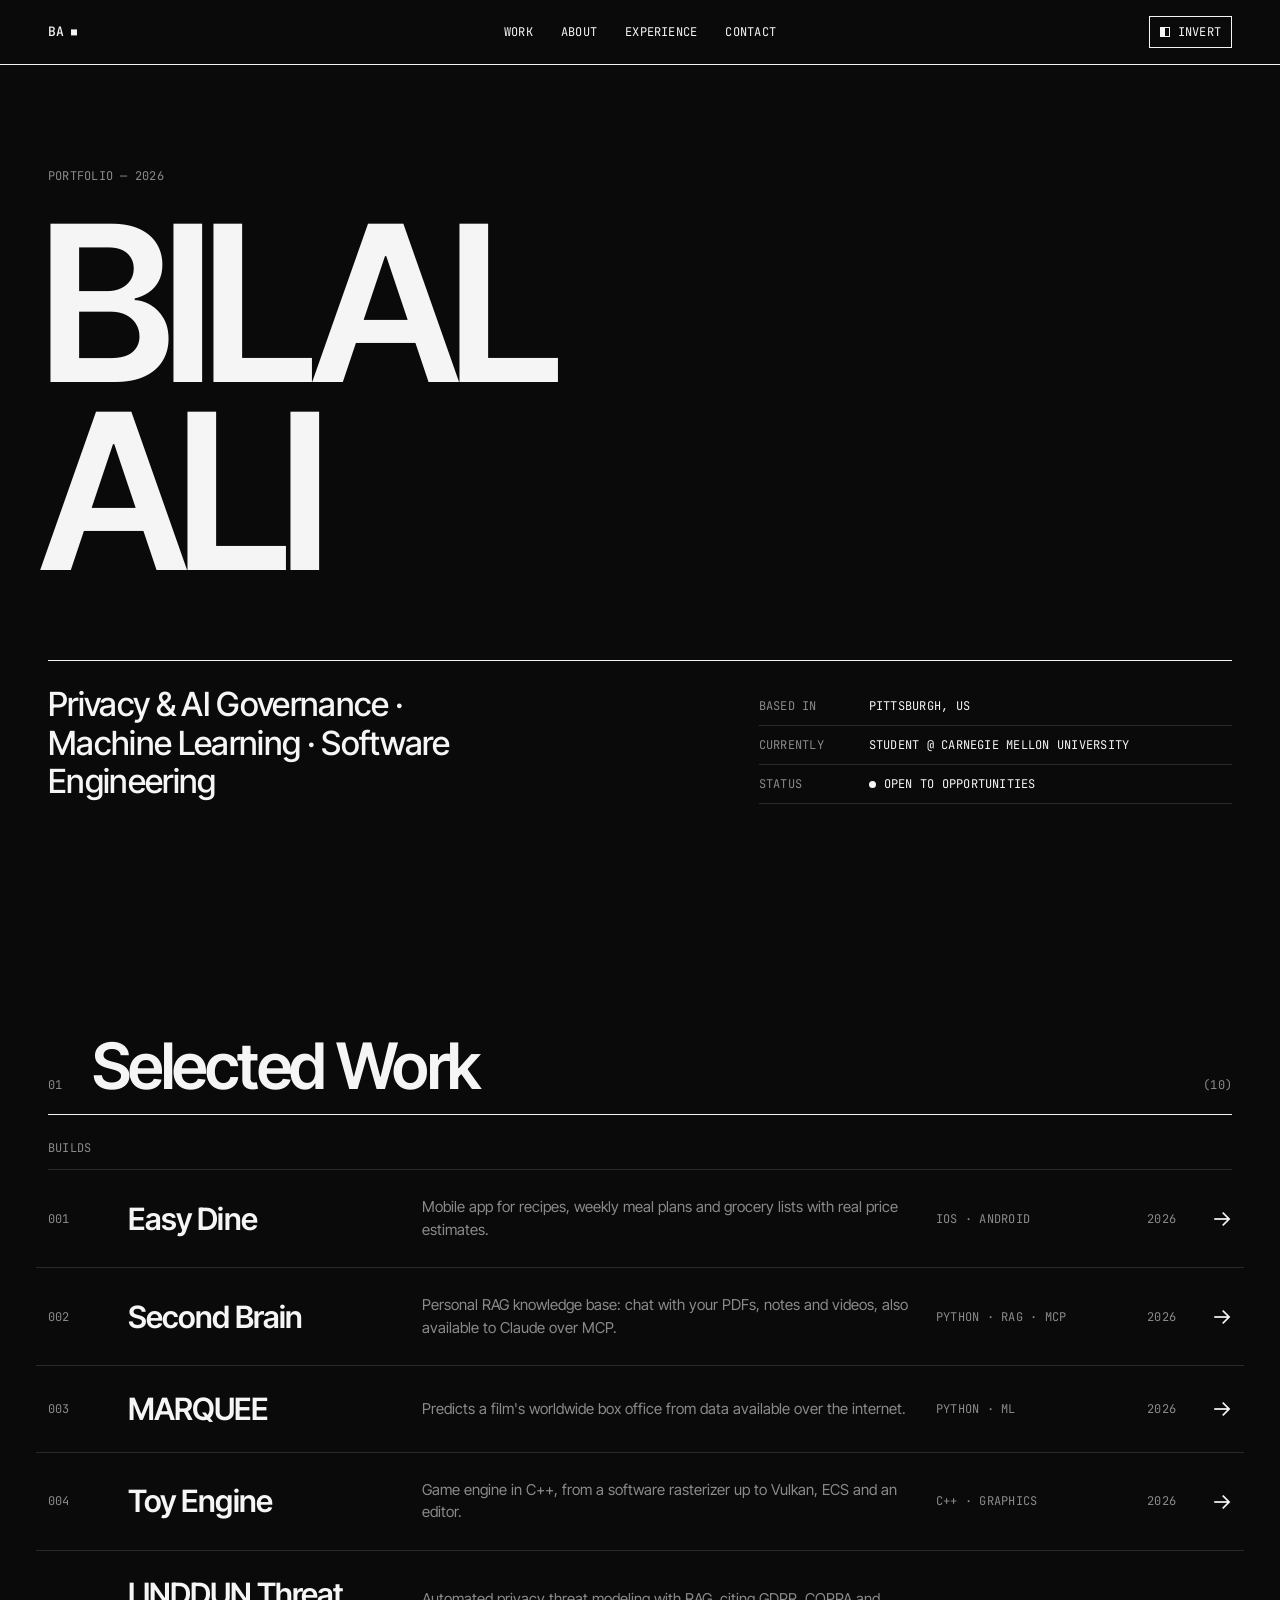
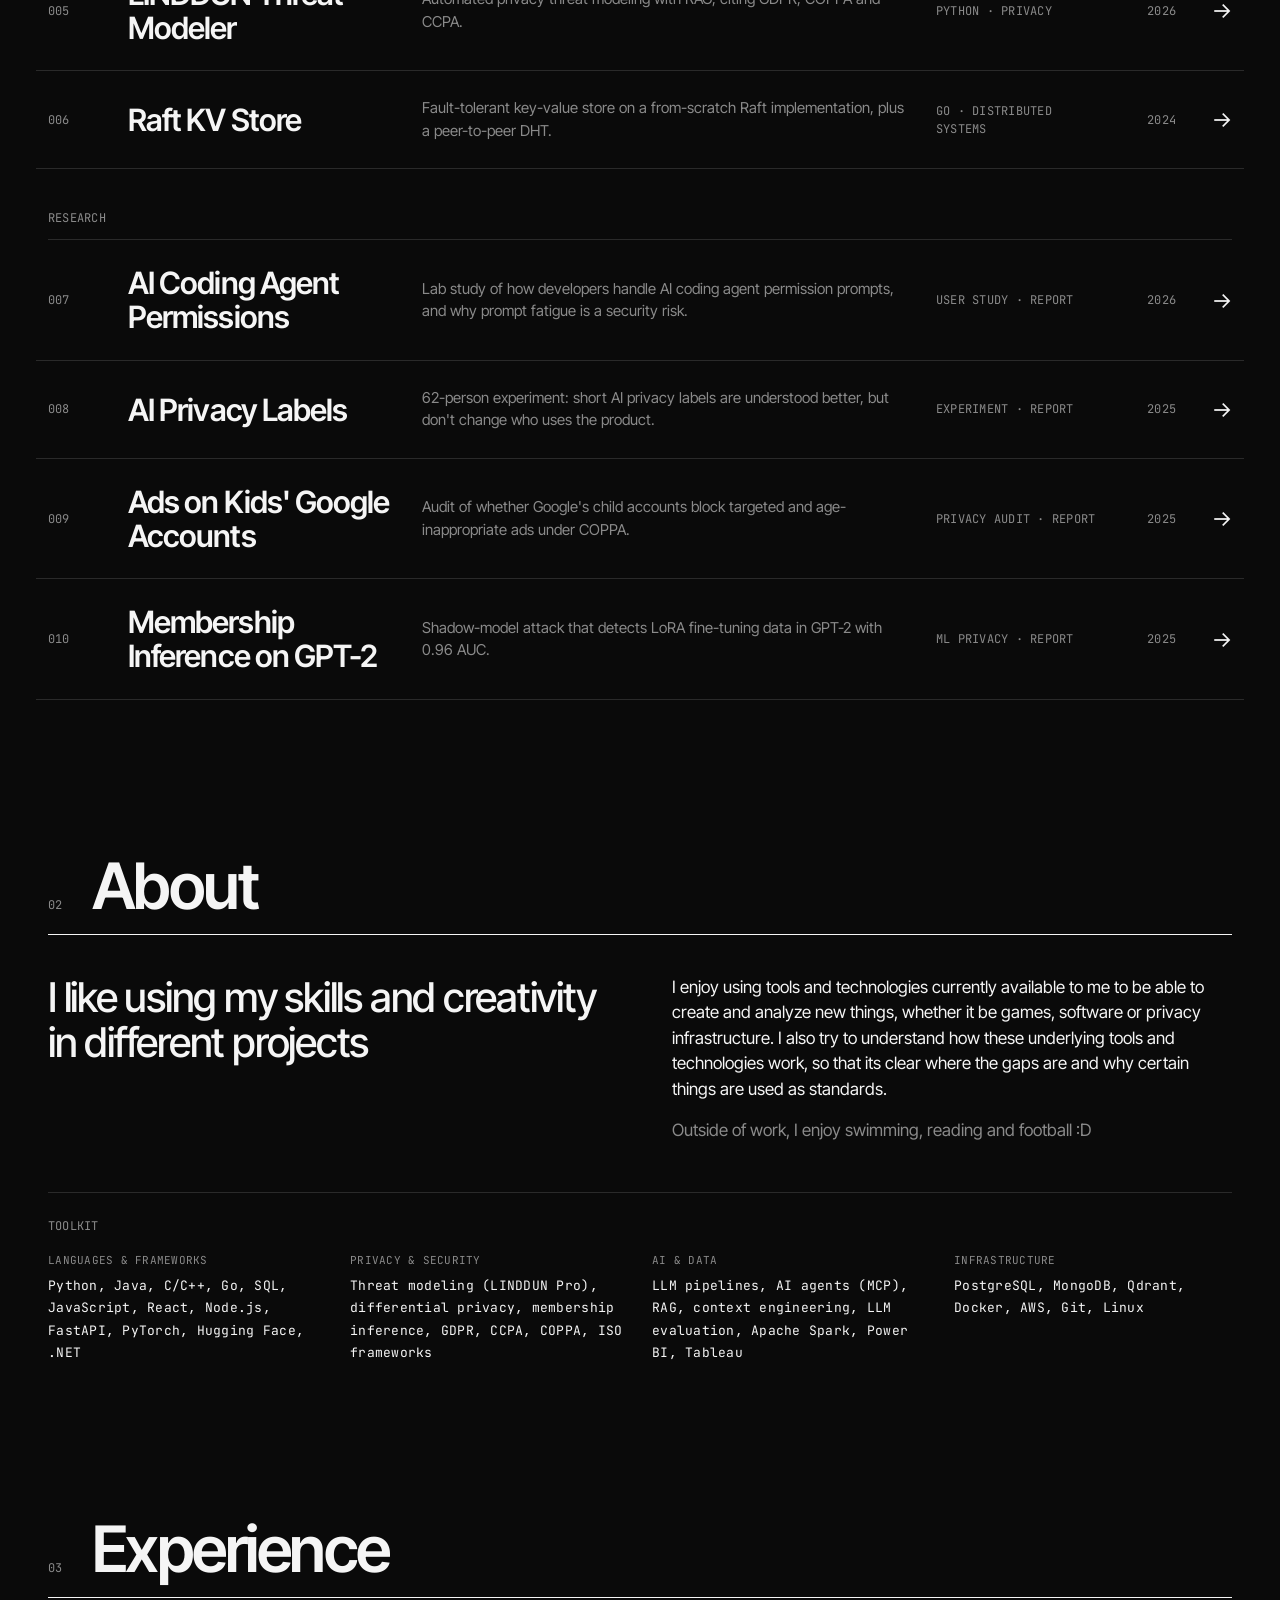
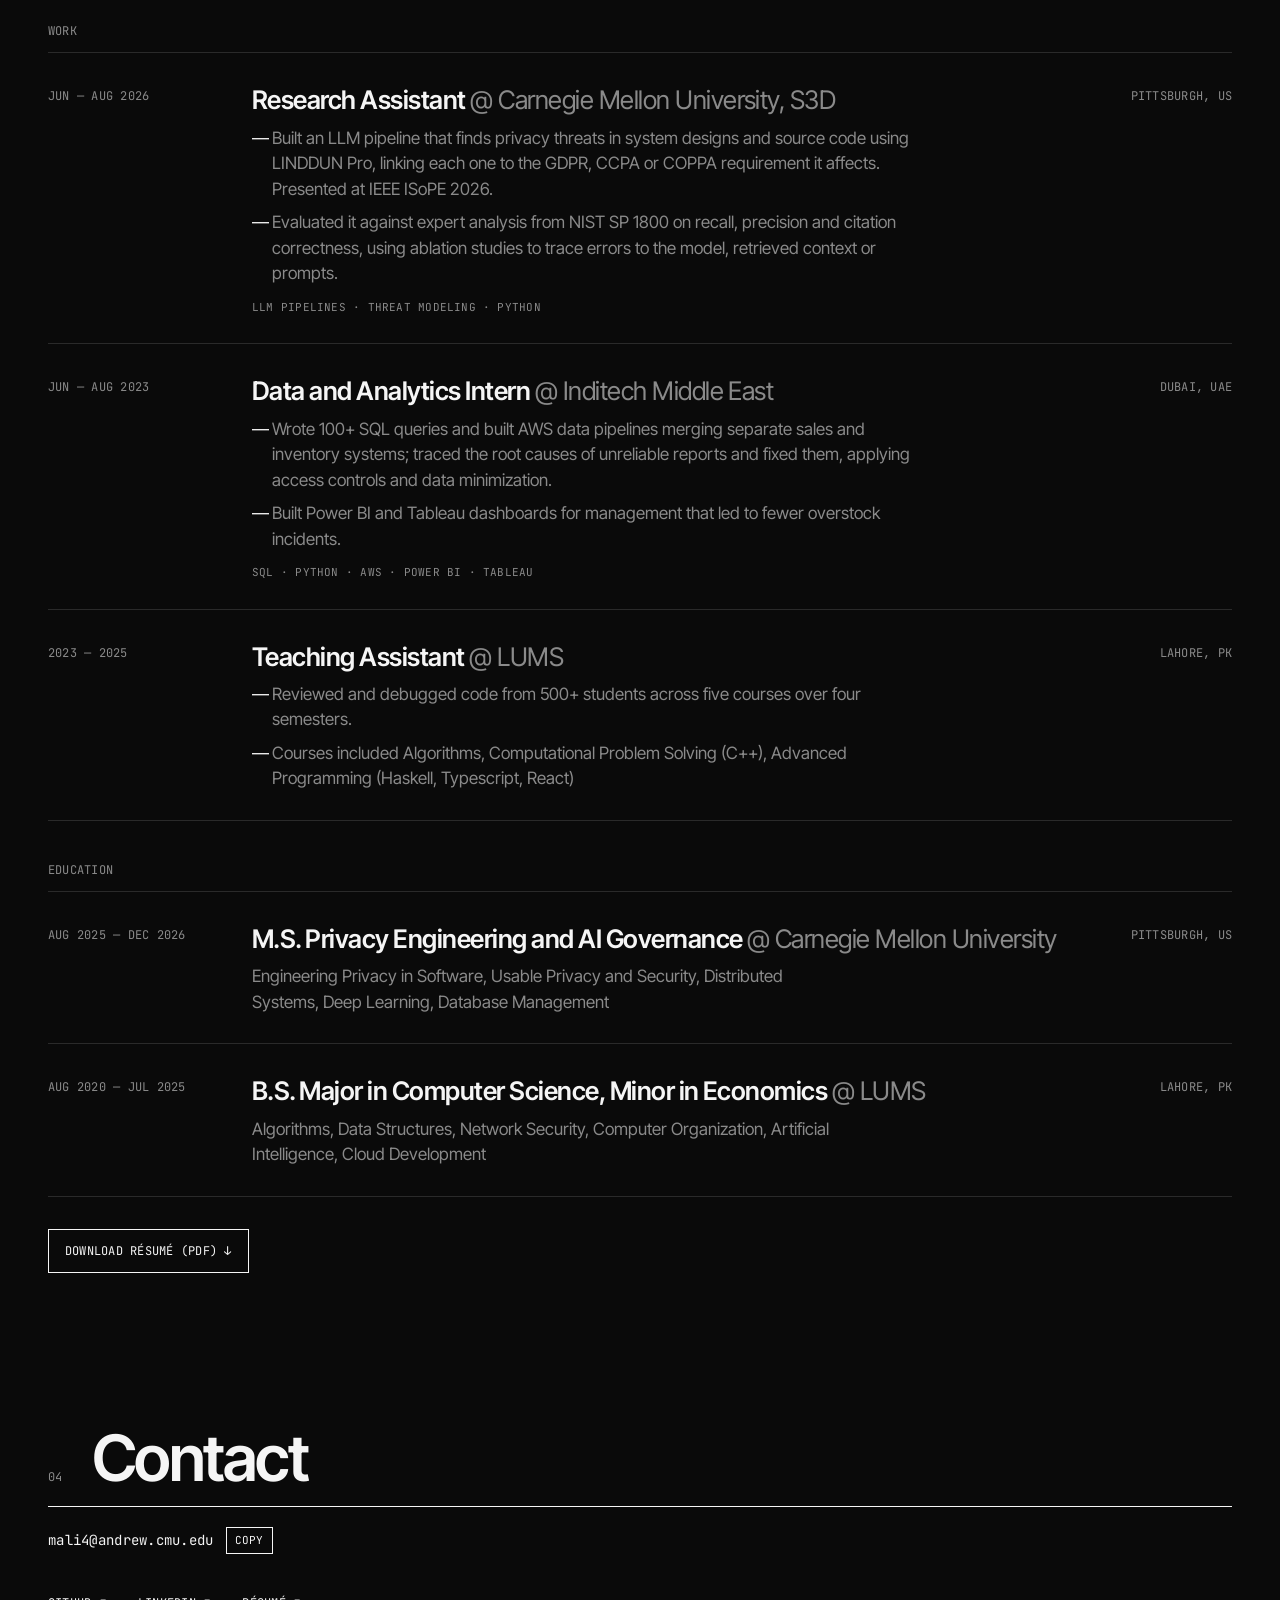
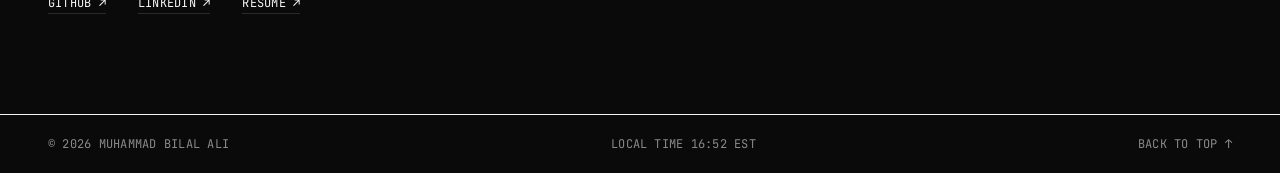
<file: index.html>
<!doctype html>
<html lang="en">
<head>
  <meta charset="utf-8" />
  <meta name="viewport" content="width=device-width, initial-scale=1" />
  <title>Muhammad Bilal Ali — Portfolio</title>
  <meta name="description" content="Portfolio of Muhammad Bilal Ali." />
  <meta name="theme-color" content="#0a0a0a" />
  <link rel="icon" href="data:image/svg+xml,<svg xmlns='http://www.w3.org/2000/svg' viewBox='0 0 32 32'><rect width='32' height='32' fill='black'/><rect x='8' y='8' width='16' height='16' fill='white'/></svg>" />

  <link rel="preconnect" href="https://fonts.googleapis.com" />
  <link rel="preconnect" href="https://fonts.gstatic.com" crossorigin />
  <link href="https://fonts.googleapis.com/css2?family=Inter+Tight:wght@400;500;600;700&family=JetBrains+Mono:wght@400;500&display=swap" rel="stylesheet" />
  <link rel="stylesheet" href="style.css" />

  <!-- Apply saved theme before paint to avoid a flash -->
  <script>
    document.documentElement.classList.add("js");
    try {
      var t = localStorage.getItem("theme");
      if (t) document.documentElement.setAttribute("data-theme", t);
    } catch (e) {}
  </script>
</head>
<body>
  <a class="skip" href="#main">Skip to content</a>

  <!-- ============ HEADER ============ -->
  <header class="site-header">
    <a href="#top" class="logo mono" aria-label="Home">BA<span class="logo-mark">■</span></a>
    <nav class="nav mono" aria-label="Primary">
      <a href="#work">Work</a>
      <a href="#about">About</a>
      <a href="#experience">Experience</a>
      <a href="#contact">Contact</a>
    </nav>
    <button class="theme-toggle mono" id="themeToggle" type="button" aria-label="Toggle color theme">
      <span class="swatch" aria-hidden="true"></span><span class="theme-label">Invert</span>
    </button>
  </header>

  <main id="main">
    <!-- ============ HERO ============ -->
    <section class="hero" id="top">
      <p class="eyebrow mono">Portfolio — <span id="yearNow">2026</span></p>
      <h1 class="hero-name">
        <span class="line">Bilal</span>
        <span class="line">Ali</span>
      </h1>

      <div class="hero-grid">
        <p class="hero-statement">
          Privacy & AI Governance ·
          Machine Learning ·
          Software Engineering
        </p>
        <dl class="hero-meta mono">
          <div><dt>Based in</dt><dd>Pittsburgh, US</dd></div>
          <div><dt>Currently</dt><dd>Student @ Carnegie Mellon University</dd></div>
          <div><dt>Status</dt><dd><span class="dot" aria-hidden="true"></span>Open to opportunities</dd></div>
        </dl>
      </div>
    </section>

    <!-- ============ WORK ============ -->
    <section class="section" id="work">
      <div class="section-head">
        <span class="section-index mono">01</span>
        <h2>Selected Work</h2>
        <span class="section-count mono">(10)</span>
      </div>


      <h3 class="exp-group mono">Builds</h3>
      <ol class="work-list">
        <li>
          <a class="work-row reveal" href="projects/easydine.html">
            <span class="w-idx mono">001</span>
            <span class="w-title">Easy Dine</span>
            <span class="w-desc">Mobile app for recipes, weekly meal plans and grocery lists with real price estimates.</span>
            <span class="w-tags mono">iOS · Android</span>
            <span class="w-year mono">2026</span>
            <span class="w-arrow" aria-hidden="true">→</span>
          </a>
        </li>
        <li>
          <a class="work-row reveal" href="projects/second-brain.html">
            <span class="w-idx mono">002</span>
            <span class="w-title">Second Brain</span>
            <span class="w-desc">Personal RAG knowledge base: chat with your PDFs, notes and videos, also available to Claude over MCP.</span>
            <span class="w-tags mono">Python · RAG · MCP</span>
            <span class="w-year mono">2026</span>
            <span class="w-arrow" aria-hidden="true">→</span>
          </a>
        </li>
        <li>
          <a class="work-row reveal" href="projects/marquee.html">
            <span class="w-idx mono">003</span>
            <span class="w-title">MARQUEE</span>
            <span class="w-desc">Predicts a film's worldwide box office from data available over the internet.</span>
            <span class="w-tags mono">Python · ML</span>
            <span class="w-year mono">2026</span>
            <span class="w-arrow" aria-hidden="true">→</span>
          </a>
        </li>
        <li>
          <a class="work-row reveal" href="projects/toy-engine.html">
            <span class="w-idx mono">004</span>
            <span class="w-title">Toy Engine</span>
            <span class="w-desc">Game engine in C++, from a software rasterizer up to Vulkan, ECS and an editor.</span>
            <span class="w-tags mono">C++ · Graphics</span>
            <span class="w-year mono">2026</span>
            <span class="w-arrow" aria-hidden="true">→</span>
          </a>
        </li>
        <li>
          <a class="work-row reveal" href="projects/linddun.html">
            <span class="w-idx mono">005</span>
            <span class="w-title">LINDDUN Threat Modeler</span>
            <span class="w-desc">Automated privacy threat modeling with RAG, citing GDPR, COPPA and CCPA.</span>
            <span class="w-tags mono">Python · Privacy</span>
            <span class="w-year mono">2026</span>
            <span class="w-arrow" aria-hidden="true">→</span>
          </a>
        </li>
        <li>
          <a class="work-row reveal" href="projects/raft-kv.html">
            <span class="w-idx mono">006</span>
            <span class="w-title">Raft KV Store</span>
            <span class="w-desc">Fault-tolerant key-value store on a from-scratch Raft implementation, plus a peer-to-peer DHT.</span>
            <span class="w-tags mono">Go · Distributed Systems</span>
            <span class="w-year mono">2024</span>
            <span class="w-arrow" aria-hidden="true">→</span>
          </a>
        </li>
      </ol>

      <h3 class="exp-group mono">Research</h3>
      <ol class="work-list">
        <li>
          <a class="work-row reveal" href="projects/coding-agent-permissions.html">
            <span class="w-idx mono">007</span>
            <span class="w-title">AI Coding Agent Permissions</span>
            <span class="w-desc">Lab study of how developers handle AI coding agent permission prompts, and why prompt fatigue is a security risk.</span>
            <span class="w-tags mono">User study · Report</span>
            <span class="w-year mono">2026</span>
            <span class="w-arrow" aria-hidden="true">→</span>
          </a>
        </li>
        <li>
          <a class="work-row reveal" href="projects/ai-privacy-labels.html">
            <span class="w-idx mono">008</span>
            <span class="w-title">AI Privacy Labels</span>
            <span class="w-desc">62-person experiment: short AI privacy labels are understood better, but don't change who uses the product.</span>
            <span class="w-tags mono">Experiment · Report</span>
            <span class="w-year mono">2025</span>
            <span class="w-arrow" aria-hidden="true">→</span>
          </a>
        </li>
        <li>
          <a class="work-row reveal" href="projects/child-ad-targeting.html">
            <span class="w-idx mono">009</span>
            <span class="w-title">Ads on Kids' Google Accounts</span>
            <span class="w-desc">Audit of whether Google's child accounts block targeted and age-inappropriate ads under COPPA.</span>
            <span class="w-tags mono">Privacy audit · Report</span>
            <span class="w-year mono">2025</span>
            <span class="w-arrow" aria-hidden="true">→</span>
          </a>
        </li>
        <li>
          <a class="work-row reveal" href="projects/membership-inference.html">
            <span class="w-idx mono">010</span>
            <span class="w-title">Membership Inference on GPT-2</span>
            <span class="w-desc">Shadow-model attack that detects LoRA fine-tuning data in GPT-2 with 0.96 AUC.</span>
            <span class="w-tags mono">ML privacy · Report</span>
            <span class="w-year mono">2025</span>
            <span class="w-arrow" aria-hidden="true">→</span>
          </a>
        </li>
      </ol>
    </section>

    <!-- ============ ABOUT ============ -->
    <section class="section" id="about">
      <div class="section-head">
        <span class="section-index mono">02</span>
        <h2>About</h2>
      </div>

      <div class="about-grid">
        <p class="about-lead reveal">
          I like using my skills and creativity in different projects 
        </p>
        <div class="about-body reveal">
          <p>
            I enjoy using tools and technologies currently available to me to be able to create and analyze new things, whether it be games, software or privacy infrastructure. 
            I also try to understand how these underlying tools and technologies work, so that its clear where the gaps are and why certain things are used as standards.
          </p>
          <p>
            Outside of work, I enjoy swimming, reading and football :D
          </p>
        </div>

        <div class="skills reveal">
          <h3 class="mono">Toolkit</h3>
          <ul class="skill-cols mono">
            <li><span>Languages &amp; Frameworks</span>Python, Java, C/C++, Go, SQL, JavaScript, React, Node.js, FastAPI, PyTorch, Hugging Face, .NET</li>
            <li><span>Privacy &amp; Security</span>Threat modeling (LINDDUN Pro), differential privacy, membership inference, GDPR, CCPA, COPPA, ISO frameworks</li>
            <li><span>AI &amp; Data</span>LLM pipelines, AI agents (MCP), RAG, context engineering, LLM evaluation, Apache Spark, Power BI, Tableau</li>
            <li><span>Infrastructure</span>PostgreSQL, MongoDB, Qdrant, Docker, AWS, Git, Linux</li>
          </ul>
        </div>
      </div>
    </section>

    <!-- ============ EXPERIENCE ============ -->
    <section class="section" id="experience">
      <div class="section-head">
        <span class="section-index mono">03</span>
        <h2>Experience</h2>
      </div>

      <h3 class="exp-group mono">Work</h3>
      <ul class="exp-list">
        <li class="exp-row reveal">
          <span class="exp-date mono">Jun — Aug 2026</span>
          <div class="exp-main">
            <h3>Research Assistant <span class="at">@ Carnegie Mellon University, S3D</span></h3>
            <ul class="exp-points">
              <li>Built an LLM pipeline that finds privacy threats in system designs and source code using LINDDUN Pro, linking each one to the GDPR, CCPA or COPPA requirement it affects. Presented at IEEE ISoPE 2026.</li>
              <li>Evaluated it against expert analysis from NIST SP 1800 on recall, precision and citation correctness, using ablation studies to trace errors to the model, retrieved context or prompts.</li>
            </ul>
            <p class="exp-tags mono">LLM pipelines · Threat modeling · Python</p>
          </div>
          <span class="exp-type mono">Pittsburgh, US</span>
        </li>
        <li class="exp-row reveal">
          <span class="exp-date mono">Jun — Aug 2023</span>
          <div class="exp-main">
            <h3>Data and Analytics Intern <span class="at">@ Inditech Middle East</span></h3>
            <ul class="exp-points">
              <li>Wrote 100+ SQL queries and built AWS data pipelines merging separate sales and inventory systems; traced the root causes of unreliable reports and fixed them, applying access controls and data minimization.</li>
              <li>Built Power BI and Tableau dashboards for management that led to fewer overstock incidents.</li>
            </ul>
            <p class="exp-tags mono">SQL · Python · AWS · Power BI · Tableau</p>
          </div>
          <span class="exp-type mono">Dubai, UAE</span>
        </li>
        <li class="exp-row reveal">
          <span class="exp-date mono">2023 — 2025</span>
          <div class="exp-main">
            <h3>Teaching Assistant <span class="at">@ LUMS</span></h3>
            <ul class="exp-points">
              <li>Reviewed and debugged code from 500+ students across five courses over four semesters.</li>
              <li>Courses included Algorithms, Computational Problem Solving (C++), Advanced Programming (Haskell, Typescript, React)</li>
            </ul>
          </div>
          <span class="exp-type mono">Lahore, PK</span>
        </li>
      </ul>

      <h3 class="exp-group mono">Education</h3>
      <ul class="exp-list">
        <li class="exp-row reveal">
          <span class="exp-date mono">Aug 2025 — Dec 2026</span>
          <div class="exp-main">
            <h3>M.S. Privacy Engineering and AI Governance <span class="at">@ Carnegie Mellon University</span></h3>
            <p>Engineering Privacy in Software, Usable Privacy and Security, Distributed Systems, Deep Learning, Database Management</p>
          </div>
          <span class="exp-type mono">Pittsburgh, US</span>
        </li>
        <li class="exp-row reveal">
          <span class="exp-date mono">Aug 2020 — Jul 2025</span>
          <div class="exp-main">
            <h3>B.S. Major in Computer Science, Minor in Economics <span class="at">@ LUMS</span></h3>
            <p>Algorithms, Data Structures, Network Security, Computer Organization, Artificial Intelligence, Cloud Development</p>
          </div>
          <span class="exp-type mono">Lahore, PK</span>
        </li>
      </ul>

      <a class="resume-link mono" href="MuhammadBilalAli_Resume.pdf" download>Download résumé (PDF) ↓</a>
    </section>

    <!-- ============ CONTACT ============ -->
    <section class="section contact" id="contact">
      <div class="section-head">
        <span class="section-index mono">04</span>
        <h2>Contact</h2>
      </div>

      <p class="contact-email mono">
        <a href="mailto:mali4@andrew.cmu.edu">mali4@andrew.cmu.edu</a>
        <button class="copy-btn mono" type="button" data-copy="mali4@andrew.cmu.edu">Copy</button>
      </p>

      <ul class="socials mono">
        <li><a href="https://github.com/MBA009" target="_blank" rel="noopener">GitHub ↗</a></li>
        <li><a href="https://www.linkedin.com/in/bilal-ali-aa751a26b" target="_blank" rel="noopener">LinkedIn ↗</a></li>
        <li><a href="MuhammadBilalAli_Resume.pdf" target="_blank" rel="noopener">Résumé ↗</a></li>
      </ul>
    </section>
  </main>

  <!-- ============ FOOTER ============ -->
  <footer class="site-footer mono">
    <span>© <span id="yearFoot">2026</span> Muhammad Bilal Ali</span>
    <span>Local time <span id="clock">--:--</span></span>
    <a href="#top">Back to top ↑</a>
  </footer>

  <script src="script.js"></script>
</body>
</html>
</file>
<file: style.css>
/* =========================================================
   Theme tokens — pure black & white, with one grey for meta.
   ========================================================= */
:root {
  /* Dark is the default theme */
  --bg: #0a0a0a;
  --fg: #f5f5f5;
  --muted: #8a8a8a;
  --line: #f5f5f5;
  --line-soft: #2a2a2a;

  --sans: "Inter Tight", "Helvetica Neue", Helvetica, Arial, sans-serif;
  --mono: "JetBrains Mono", ui-monospace, SFMono-Regular, Menlo, Consolas, monospace;

  --gutter: clamp(16px, 4vw, 48px);
  --max: 1440px;
  color-scheme: dark;
}

/* Light theme, via the Invert button */
:root[data-theme="light"] {
  --bg: #ffffff;
  --fg: #0a0a0a;
  --muted: #6e6e6e;
  --line: #0a0a0a;
  --line-soft: #d9d9d9;
  color-scheme: light;
}

/* =========================================================
   Base
   ========================================================= */
*,
*::before,
*::after { box-sizing: border-box; }

html { scroll-behavior: smooth; -webkit-text-size-adjust: 100%; }

body {
  margin: 0;
  background: var(--bg);
  color: var(--fg);
  font-family: var(--sans);
  font-size: 17px;
  line-height: 1.5;
  -webkit-font-smoothing: antialiased;
  transition: background-color .35s ease, color .35s ease;
  overflow-x: hidden;
}

::selection { background: var(--fg); color: var(--bg); }

a { color: inherit; text-decoration: none; }
h1, h2, h3, p { margin: 0; }
ul, ol { list-style: none; margin: 0; padding: 0; }
button { font: inherit; color: inherit; background: none; border: 0; cursor: pointer; }

.mono {
  font-family: var(--mono);
  font-size: 12px;
  letter-spacing: .02em;
  text-transform: uppercase;
}

:focus-visible { outline: 2px solid var(--fg); outline-offset: 3px; }

.skip {
  position: absolute; left: -9999px; top: 0;
  background: var(--fg); color: var(--bg); padding: 8px 12px; z-index: 100;
}
.skip:focus { left: 8px; top: 8px; }

/* =========================================================
   Header
   ========================================================= */
.site-header {
  position: sticky; top: 0; z-index: 50;
  display: grid;
  grid-template-columns: 1fr auto 1fr;
  align-items: center;
  gap: 16px;
  padding: 16px var(--gutter);
  background: var(--bg);
  border-bottom: 1px solid var(--line);
  transition: background-color .35s ease;
}

.logo { font-weight: 500; font-size: 13px; display: inline-flex; align-items: center; gap: 6px; }
.logo-mark { font-size: 10px; display: inline-block; transition: transform .5s cubic-bezier(.7,0,.2,1); }
.logo:hover .logo-mark { transform: rotate(90deg); }

.nav { display: flex; gap: 28px; }
.nav a { position: relative; padding: 2px 0; }
.nav a::after {
  content: ""; position: absolute; left: 0; bottom: -2px;
  width: 100%; height: 1px; background: currentColor;
  transform: scaleX(0); transform-origin: right;
  transition: transform .3s ease;
}
.nav a:hover::after { transform: scaleX(1); transform-origin: left; }

.theme-toggle {
  justify-self: end;
  display: inline-flex; align-items: center; gap: 8px;
  padding: 6px 10px;
  border: 1px solid var(--line);
  transition: background-color .2s, color .2s;
}
.theme-toggle:hover { background: var(--fg); color: var(--bg); }
.swatch {
  width: 10px; height: 10px; border: 1px solid currentColor;
  background: linear-gradient(90deg, currentColor 50%, transparent 50%);
}

/* =========================================================
   Layout helpers
   ========================================================= */
.hero,
.section {
  max-width: var(--max);
  margin: 0 auto;
  padding-left: var(--gutter);
  padding-right: var(--gutter);
}

/* =========================================================
   Hero
   ========================================================= */
.hero { padding-top: clamp(48px, 8vw, 112px); padding-bottom: clamp(56px, 8vw, 120px); }

.eyebrow { color: var(--muted); margin-bottom: 24px; }

.hero-name {
  font-weight: 600;
  font-size: clamp(64px, 17vw, 260px);
  line-height: .86;
  letter-spacing: -.055em;
  text-transform: uppercase;
  margin-left: -.04em;
}
.hero-name .line { display: block; }

.cursor {
  font-weight: 400;
  animation: blink 1.1s steps(1) infinite;
}
@keyframes blink { 50% { opacity: 0; } }

.hero-grid {
  display: grid;
  grid-template-columns: 1.4fr 1fr;
  gap: 48px;
  margin-top: clamp(40px, 6vw, 80px);
  padding-top: 24px;
  border-top: 1px solid var(--line);
}

.hero-statement {
  font-size: clamp(22px, 2.6vw, 36px);
  line-height: 1.15;
  letter-spacing: -.02em;
  max-width: 22ch;
  font-weight: 500;
}

.hero-meta { display: grid; gap: 0; align-content: start; }
.hero-meta div {
  display: grid; grid-template-columns: 110px 1fr;
  padding: 10px 0;
  border-bottom: 1px solid var(--line-soft);
}
.hero-meta div:first-child { padding-top: 0; }
.hero-meta dt { color: var(--muted); }
.hero-meta dd { margin: 0; display: inline-flex; align-items: center; gap: 8px; }

.dot {
  width: 7px; height: 7px; border-radius: 50%; background: var(--fg);
  animation: pulse 2s ease-in-out infinite;
}
@keyframes pulse { 50% { opacity: .2; } }

/* =========================================================
   Sections
   ========================================================= */
.section { padding-top: clamp(64px, 9vw, 128px); padding-bottom: clamp(24px, 3vw, 40px); }

.section-head {
  display: flex; align-items: baseline; gap: 20px;
  padding-bottom: 16px;
  border-bottom: 1px solid var(--line);
}
.section-head h2 {
  font-size: clamp(32px, 5vw, 64px);
  font-weight: 600;
  letter-spacing: -.04em;
  line-height: 1;
}
.section-index { color: var(--muted); min-width: 24px; }
.section-count { color: var(--muted); margin-left: auto; }

/* ---------- Work list ---------- */
.work-row {
  display: grid;
  grid-template-columns: 56px minmax(160px, 1.1fr) 2fr 160px 56px 32px;
  align-items: center;
  gap: 24px;
  padding: 26px 12px;
  margin: 0 -12px;
  border-bottom: 1px solid var(--line-soft);
  position: relative;
  isolation: isolate;
  transition: color .25s ease;
}
.work-row::before {
  content: ""; position: absolute; inset: 0; z-index: -1;
  background: var(--fg);
  transform: scaleY(0); transform-origin: bottom;
  transition: transform .35s cubic-bezier(.7,0,.2,1);
}
.work-row:hover,
.work-row:focus-visible { color: var(--bg); }
.work-row:hover::before,
.work-row:focus-visible::before { transform: scaleY(1); transform-origin: top; }
.work-row:hover .w-idx,
.work-row:hover .w-tags,
.work-row:hover .w-year,
.work-row:hover .w-desc { color: var(--bg); }

.w-idx, .w-tags, .w-year { color: var(--muted); transition: color .25s ease; }
.w-title { font-size: clamp(22px, 2.4vw, 32px); font-weight: 600; letter-spacing: -.03em; line-height: 1.1; }
.w-desc { color: var(--muted); font-size: 15px; transition: color .25s ease; }
.w-year { text-align: right; }
.w-arrow {
  font-size: 22px; text-align: right;
  transition: transform .35s cubic-bezier(.7,0,.2,1);
}
.work-row:hover .w-arrow { transform: translate(3px, -3px) rotate(0deg); }

/* ---------- About ---------- */
.about-grid {
  display: grid;
  grid-template-columns: 1fr 1fr;
  gap: 48px 64px;
  padding-top: 40px;
}
.about-lead {
  font-size: clamp(26px, 3.2vw, 44px);
  line-height: 1.1;
  letter-spacing: -.03em;
  font-weight: 500;
}
.about-body { display: grid; gap: 16px; max-width: 58ch; color: var(--fg); }
.about-body p + p { color: var(--muted); }

.skills { grid-column: 1 / -1; border-top: 1px solid var(--line-soft); padding-top: 24px; }
.skills h3 { color: var(--muted); font-weight: 400; margin-bottom: 16px; }
.skill-cols { display: grid; grid-template-columns: repeat(4, 1fr); gap: 24px; text-transform: none; font-size: 13px; line-height: 1.7; }
.skill-cols span { display: block; text-transform: uppercase; color: var(--muted); font-size: 11px; margin-bottom: 6px; }

/* ---------- Experience ---------- */
.exp-row {
  display: grid;
  grid-template-columns: 180px 1fr 140px;
  gap: 24px;
  padding: 28px 0;
  border-bottom: 1px solid var(--line-soft);
}
.exp-date, .exp-type { color: var(--muted); padding-top: 6px; }
.exp-type { text-align: right; }
.exp-main h3 { font-size: clamp(20px, 2vw, 26px); font-weight: 600; letter-spacing: -.02em; margin-bottom: 6px; }
.exp-main .at { font-weight: 400; color: var(--muted); }
.exp-main p { color: var(--muted); max-width: 60ch; }
.exp-main .exp-tags { margin-top: 12px; font-size: 11px; }
.exp-points { display: grid; gap: 8px; max-width: 68ch; color: var(--muted); }
.exp-points li { position: relative; padding-left: 20px; }
.exp-points li::before { content: "—"; position: absolute; left: 0; color: var(--fg); }

.exp-group { color: var(--muted); font-weight: 400; margin: 40px 0 0; padding-bottom: 12px; border-bottom: 1px solid var(--line-soft); }
.exp-group:first-of-type { margin-top: 24px; }

.resume-link {
  display: inline-block; margin-top: 32px;
  padding: 12px 16px;
  border: 1px solid var(--line);
  transition: background-color .2s, color .2s;
}
.resume-link:hover { background: var(--fg); color: var(--bg); }

/* ---------- Contact ---------- */
.contact { padding-bottom: clamp(64px, 8vw, 120px); }
.contact-kicker { color: var(--muted); margin-top: 48px; }

.contact-big {
  display: flex; align-items: center; justify-content: space-between; gap: 24px;
  font-size: clamp(56px, 13vw, 200px);
  font-weight: 600;
  letter-spacing: -.055em;
  line-height: .95;
  padding: 8px 0 20px;
  border-bottom: 1px solid var(--line);
}
.contact-arrow {
  font-weight: 400;
  transition: transform .45s cubic-bezier(.7,0,.2,1);
}
.contact-big:hover .contact-arrow { transform: translateX(-.15em) rotate(-45deg); }
.contact-big span:first-child {
  background: linear-gradient(currentColor, currentColor) left bottom / 0 3px no-repeat;
  transition: background-size .45s cubic-bezier(.7,0,.2,1);
}
.contact-big:hover span:first-child { background-size: 100% 3px; }

.contact-email {
  display: flex; align-items: center; gap: 12px;
  margin-top: 20px; text-transform: none; font-size: 14px;
}
.copy-btn {
  padding: 4px 8px; border: 1px solid var(--line); font-size: 11px;
  transition: background-color .2s, color .2s;
}
.copy-btn:hover { background: var(--fg); color: var(--bg); }

.socials { display: flex; flex-wrap: wrap; gap: 12px 32px; margin-top: 40px; }
.socials a { border-bottom: 1px solid var(--line-soft); padding-bottom: 2px; transition: border-color .2s; }
.socials a:hover { border-color: var(--fg); }

/* =========================================================
   Footer
   ========================================================= */
.site-footer {
  display: flex; justify-content: space-between; gap: 16px; flex-wrap: wrap;
  padding: 20px var(--gutter);
  border-top: 1px solid var(--line);
  color: var(--muted);
}
.site-footer a:hover { color: var(--fg); }

/* =========================================================
   Scroll reveal
   ========================================================= */
.js .reveal { opacity: 0; transform: translateY(16px); transition: opacity .7s ease, transform .7s cubic-bezier(.2,.7,.2,1); }
.js .reveal.in { opacity: 1; transform: none; }

@media (prefers-reduced-motion: reduce) {
  html { scroll-behavior: auto; }
  *, *::before, *::after { animation: none !important; transition: none !important; }
  .js .reveal { opacity: 1; transform: none; }
}

/* =========================================================
   Responsive
   ========================================================= */
@media (max-width: 960px) {
  .skill-cols { grid-template-columns: repeat(2, 1fr); }
  .work-row { grid-template-columns: 40px 1fr auto 24px; gap: 8px 16px; }
  .w-desc { grid-column: 2 / -1; grid-row: 2; font-size: 14px; }
  .w-tags { grid-column: 2 / -1; grid-row: 3; }
  .w-year { grid-column: 3; grid-row: 1; }
  .w-arrow { grid-column: 4; grid-row: 1; }

  .exp-row { grid-template-columns: 1fr auto; gap: 8px 16px; }
  .exp-date { grid-row: 1; grid-column: 1; padding-top: 0; }
  .exp-type { grid-row: 1; grid-column: 2; padding-top: 0; }
  .exp-main { grid-column: 1 / -1; }
}

@media (max-width: 720px) {
  body { font-size: 16px; }
  .site-header { grid-template-columns: auto 1fr auto; }
  .nav { justify-content: center; gap: 14px; font-size: 11px; }
  .theme-label { display: none; }

  .hero-grid,
  .about-grid { grid-template-columns: 1fr; gap: 32px; }
  .hero-meta div { grid-template-columns: 96px 1fr; }
  .skill-cols { grid-template-columns: 1fr; gap: 16px; }

  .work-row { padding: 20px 8px; margin: 0 -8px; }
  .contact-big { font-size: clamp(44px, 15vw, 96px); }
}

@media (max-width: 420px) {
  .nav a:nth-child(3) { display: none; } /* drop "Experience" on very small screens */
}

/* =========================================================
   Shared buttons
   ========================================================= */
.btn {
  display: inline-flex; align-items: center; gap: 8px;
  padding: 12px 16px;
  border: 1px solid var(--line);
  transition: background-color .2s, color .2s;
}
.btn:hover { background: var(--fg); color: var(--bg); }
.btn-solid { background: var(--fg); color: var(--bg); }
.btn-solid:hover { background: var(--bg); color: var(--fg); }

/* =========================================================
   Project pages
   ========================================================= */
.project { max-width: var(--max); margin: 0 auto; padding: 0 var(--gutter); }

.p-hero { padding-top: clamp(28px, 4vw, 56px); padding-bottom: 40px; }
.back { display: inline-block; color: var(--muted); margin-bottom: clamp(40px, 6vw, 80px); transition: color .2s; }
.back:hover { color: var(--fg); }

.p-title {
  font-size: clamp(48px, 11vw, 168px);
  font-weight: 600;
  letter-spacing: -.055em;
  line-height: .9;
  text-transform: uppercase;
  margin-left: -.04em;
  overflow-wrap: anywhere;
}
.p-lede {
  margin-top: 32px;
  max-width: 34ch;
  font-size: clamp(20px, 2.2vw, 30px);
  line-height: 1.25;
  letter-spacing: -.02em;
  font-weight: 500;
}

.p-meta {
  display: grid;
  grid-template-columns: repeat(4, 1fr);
  margin: 48px 0 0;
  border-top: 1px solid var(--line);
  border-bottom: 1px solid var(--line-soft);
}
.p-meta div { padding: 14px 16px; border-left: 1px solid var(--line-soft); }
.p-meta div:first-child { padding-left: 0; border-left: 0; }
.p-meta dt { font-family: var(--mono); font-size: 11px; text-transform: uppercase; color: var(--muted); margin-bottom: 6px; }
.p-meta dd { margin: 0; font-size: 15px; }
.p-meta a { border-bottom: 1px solid var(--line-soft); }
.p-meta a:hover { border-color: var(--fg); }

.p-links { display: flex; flex-wrap: wrap; gap: 12px; margin-top: 24px; }

/* ---------- Content blocks ---------- */
.p-block {
  display: grid;
  grid-template-columns: 220px minmax(0, 1fr);
  gap: 24px 48px;
  padding: 48px 0;
  border-top: 1px solid var(--line);
}
.p-block > h2 {
  font-family: var(--mono); font-size: 12px; font-weight: 400;
  text-transform: uppercase; letter-spacing: .02em; color: var(--muted);
  padding-top: 6px;
}
.p-block > h2 span { color: var(--fg); margin-right: 10px; }
.p-block > div:not(.prose) { display: grid; gap: 32px; align-content: start; }

.prose { font-size: 18px; line-height: 1.6; max-width: 66ch; }
.prose p + p { margin-top: 16px; }
.prose code, .p-list code, .tbl code {
  font-family: var(--mono); font-size: .85em;
  padding: 1px 5px; border: 1px solid var(--line-soft);
}

.p-list { counter-reset: item; border-top: 1px solid var(--line-soft); }
.p-list li {
  counter-increment: item;
  display: grid; grid-template-columns: 48px 1fr; gap: 8px;
  padding: 16px 0;
  border-bottom: 1px solid var(--line-soft);
}
.p-list li::before { content: counter(item, decimal-leading-zero); font-family: var(--mono); font-size: 12px; color: var(--muted); padding-top: 4px; }
.p-list strong { font-weight: 600; }
.p-list p { color: var(--muted); margin-top: 2px; }

/* Pipeline: numbered steps divided by hairlines */
.pipeline {
  display: grid;
  grid-template-columns: repeat(auto-fit, minmax(150px, 1fr));
  border-top: 1px solid var(--line);
  border-left: 1px solid var(--line);
}
.pipeline li { padding: 18px 16px 22px; border-right: 1px solid var(--line); border-bottom: 1px solid var(--line); }
.pipeline .step { display: block; font-family: var(--mono); font-size: 11px; color: var(--muted); margin-bottom: 18px; }
.pipeline strong { display: block; font-size: 18px; font-weight: 600; letter-spacing: -.02em; margin-bottom: 6px; }
.pipeline p { font-size: 14px; color: var(--muted); line-height: 1.45; }

/* Stats strip */
.stats {
  display: grid;
  grid-template-columns: repeat(auto-fit, minmax(160px, 1fr));
  border-top: 1px solid var(--line);
}
.stats div { padding: 24px 16px 20px; border-bottom: 1px solid var(--line); box-shadow: inset 1px 0 0 var(--line-soft); }
.stat-num { display: block; font-size: clamp(40px, 5vw, 72px); font-weight: 600; letter-spacing: -.05em; line-height: 1; }
.stat-label { display: block; margin-top: 10px; font-family: var(--mono); font-size: 11px; text-transform: uppercase; color: var(--muted); }

/* Tables */
.tbl-wrap { overflow-x: auto; }
.tbl { width: 100%; border-collapse: collapse; font-size: 15px; }
.tbl th {
  font-family: var(--mono); font-size: 11px; font-weight: 400; text-transform: uppercase;
  color: var(--muted); text-align: left; padding: 0 16px 10px 0;
  border-bottom: 1px solid var(--line);
}
.tbl td { padding: 14px 16px 14px 0; border-bottom: 1px solid var(--line-soft); vertical-align: top; }
.tbl td:first-child { font-family: var(--mono); font-size: 13px; white-space: nowrap; }

.status { font-family: var(--mono); font-size: 11px; text-transform: uppercase; white-space: nowrap; }
.status::before { margin-right: 8px; }
.status.done::before { content: "■"; }
.status.wip::before { content: "◧"; }
.status.todo { color: var(--muted); }
.status.todo::before { content: "□"; }

/* Layer stack (architecture) */
.layers { border: 1px solid var(--line); }
.layers li {
  display: flex; justify-content: space-between; gap: 16px; flex-wrap: wrap;
  padding: 16px;
  border-bottom: 1px solid var(--line);
}
.layers li:last-child { border-bottom: 0; background: var(--fg); color: var(--bg); }
.layers li:last-child span { color: inherit; opacity: .7; }
.layers strong { font-weight: 600; font-size: 17px; }
.layers span { font-family: var(--mono); font-size: 12px; color: var(--muted); }

/* Tech chips */
.chips { display: flex; flex-wrap: wrap; gap: 8px; }
.chips li { font-family: var(--mono); font-size: 12px; padding: 6px 10px; border: 1px solid var(--line); }

/* Code */
.code {
  margin: 0;
  padding: 20px;
  overflow-x: auto;
  font-family: var(--mono); font-size: 13px; line-height: 1.6;
  border: 1px solid var(--line);
  background: var(--fg); color: var(--bg);
}

/* ---------- Media ---------- */
.media { margin: 0; }
.media-frame img,
.media-frame video,
.media-frame iframe { display: block; width: 100%; height: auto; border: 1px solid var(--line); background: var(--line-soft); }
.media-frame iframe { aspect-ratio: 16 / 9; }
.media-frame img { cursor: zoom-in; }
.media figcaption { display: flex; gap: 12px; margin-top: 10px; font-family: var(--mono); font-size: 11px; text-transform: uppercase; color: var(--muted); }
.media figcaption::before { content: attr(data-n); color: var(--fg); }

/* Loading + empty (empty only shows in local preview) */
.media:not(.media-ready) .media-frame { aspect-ratio: 16 / 9; border: 1px solid var(--line-soft); }
.media-empty .media-frame {
  display: grid; place-items: center; text-align: center; padding: 24px;
  border: 1px dashed var(--muted);
  background: repeating-linear-gradient(-45deg, transparent 0 12px, var(--line-soft) 12px 13px);
  font-family: var(--mono); font-size: 12px; color: var(--muted); line-height: 1.7;
}
.media-empty .media-frame b { color: var(--fg); font-weight: 500; }

.p-cover { margin-top: 8px; }

/* Portrait media: centered, capped to the viewport instead of stretching full width */
.media-portrait .media-frame { display: flex; justify-content: center; }
.media-portrait .media-frame img,
.media-portrait .media-frame video { width: auto; max-width: 100%; max-height: min(65vh, 600px); }
.p-cover.media-portrait .media-frame {
  padding: clamp(16px, 3vw, 40px) 0;
  border-top: 1px solid var(--line);
  border-bottom: 1px solid var(--line);
  background: repeating-linear-gradient(-45deg, transparent 0 12px, var(--line-soft) 12px 13px);
}
.gallery-phone .media-portrait .media-frame img,
.gallery-phone .media-portrait .media-frame video { width: 100%; max-height: none; }
.gallery { display: grid; grid-template-columns: repeat(2, minmax(0, 1fr)); gap: 40px 24px; }
.gallery-phone { grid-template-columns: repeat(4, minmax(0, 1fr)); }
.gallery-phone .media:not(.media-ready) .media-frame { aspect-ratio: 9 / 19.5; }

/* Lightbox */
.lightbox { padding: 0; border: 0; background: transparent; max-width: 96vw; max-height: 96vh; }
.lightbox::backdrop { background: rgba(0, 0, 0, .92); }
.lightbox img { display: block; max-width: 96vw; max-height: 92vh; width: auto; height: auto; cursor: zoom-out; }

/* ---------- Next project ---------- */
.p-next { display: block; padding: 40px 0 72px; border-top: 1px solid var(--line); }
.p-next .mono { color: var(--muted); }
.p-next-title {
  display: flex; justify-content: space-between; align-items: center; gap: 24px;
  margin-top: 12px;
  font-size: clamp(40px, 8vw, 120px);
  font-weight: 600; letter-spacing: -.05em; line-height: .95;
  text-transform: uppercase;
}
.p-next-title span:first-child {
  background: linear-gradient(currentColor, currentColor) left bottom / 0 3px no-repeat;
  transition: background-size .45s cubic-bezier(.7,0,.2,1);
}
.p-next:hover .p-next-title span:first-child { background-size: 100% 3px; }
.p-next-title span:last-child { font-weight: 400; transition: transform .45s cubic-bezier(.7,0,.2,1); }
.p-next:hover .p-next-title span:last-child { transform: translateX(-.15em); }

@media (max-width: 960px) {
  .p-meta { grid-template-columns: repeat(2, 1fr); }
  .p-meta div:nth-child(3) { padding-left: 0; border-left: 0; }
  .p-meta div:nth-child(n+3) { border-top: 1px solid var(--line-soft); }
  .gallery-phone { grid-template-columns: repeat(2, minmax(0, 1fr)); }
}

@media (max-width: 720px) {
  .p-block { grid-template-columns: minmax(0, 1fr); gap: 20px; padding: 36px 0; }
  .p-meta dd { overflow-wrap: anywhere; }
  .site-header { gap: 10px; }
  .gallery { grid-template-columns: 1fr; gap: 32px; }
  .gallery-phone { grid-template-columns: repeat(2, minmax(0, 1fr)); gap: 24px 12px; }
  .prose { font-size: 17px; }
  .tbl td:first-child { white-space: normal; }
}
</file>
